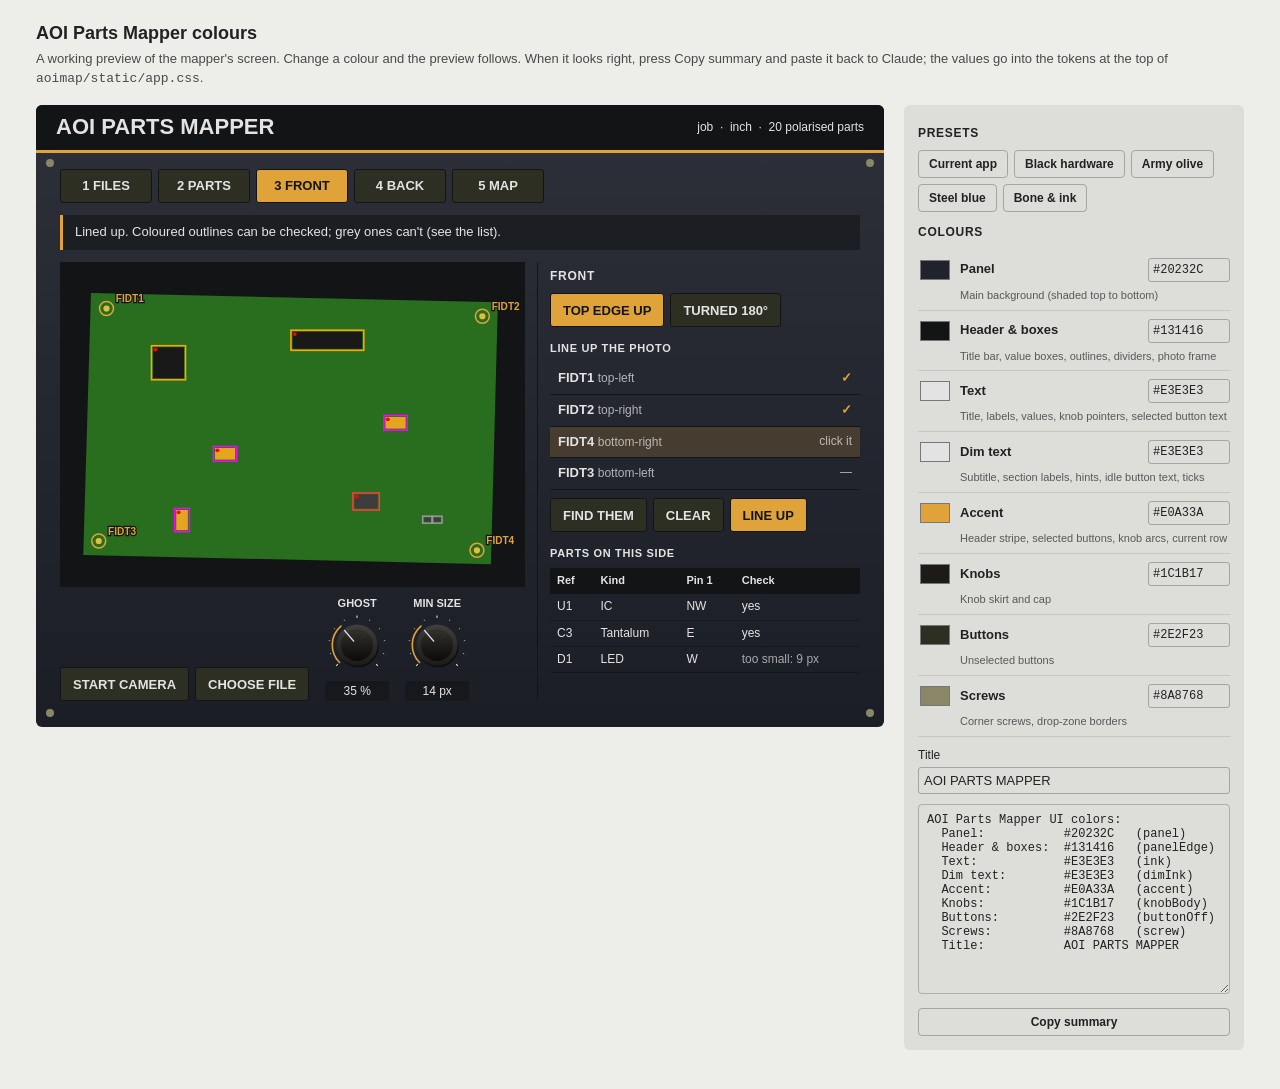
<file: aoimap/static/designer.html>
<!doctype html>
<html lang="en">
<head>
<meta charset="utf-8">
<meta name="viewport" content="width=device-width, initial-scale=1">
<title>AOI Mapper Colours</title>
<style>
  :root {
    --panel: #20232C; --panelEdge: #131416; --ink: #E3E3E3; --dimInk: #E3E3E3;
    --accent: #E0A33A; --knobBody: #1C1B17; --buttonOff: #2E2F23; --screw: #8A8768;
    --font: -apple-system, "SF Pro Text", "Helvetica Neue", Arial, sans-serif;
    --page: #0E0F11; --pageInk: #D8D8D8;
  }
  @media (prefers-color-scheme: light) { :root:not([data-theme="dark"]) { --page: #EDEDEA; --pageInk: #222; } }
  :root[data-theme="light"] { --page: #EDEDEA; --pageInk: #222; }
  * { box-sizing: border-box; }
  body { margin: 0; background: var(--page); color: var(--pageInk); font: 14px/1.45 var(--font); }
  .wrap { max-width: 1240px; margin: 0 auto; padding: 20px 16px 40px; }
  h1.page { font-size: 18px; margin: 0 0 4px; }
  p.lead { margin: 0 0 16px; opacity: .8; font-size: 13px; }
  .layout { display: grid; grid-template-columns: minmax(0, 1fr) 340px; gap: 20px; align-items: start; }
  @media (max-width: 960px) { .layout { grid-template-columns: 1fr; } }

  /* --- the replica of the app (same tokens and proportions) --- */
  .app { position: relative; border-radius: 6px; overflow: hidden; color: var(--ink);
    background: linear-gradient(color-mix(in srgb, var(--panel) 94%, white), color-mix(in srgb, var(--panel) 85%, black)); }
  .app header { height: 48px; background: var(--panelEdge); border-bottom: 3px solid var(--accent); display: flex; align-items: center;
    justify-content: space-between; padding: 0 20px; }
  .app h1 { margin: 0; font-size: 22px; font-weight: 700; }
  .app .sub { font-size: 12px; color: var(--dimInk); white-space: pre; }
  .screw { position: absolute; width: 8px; height: 8px; border-radius: 50%; background: var(--screw); }
  .s1 { left: 10px; top: 54px; } .s2 { right: 10px; top: 54px; } .s3 { left: 10px; bottom: 10px; } .s4 { right: 10px; bottom: 10px; }
  .app button { font: 700 13px var(--font); color: var(--dimInk); background: var(--buttonOff); border: 1px solid var(--panelEdge);
    border-radius: 3px; height: 34px; padding: 0 12px; cursor: pointer; }
  .app button:hover { background: color-mix(in srgb, var(--buttonOff) 75%, white); }
  .app button:active { border-color: var(--ink); }
  .app button.on { background: var(--accent); color: var(--panelEdge); }
  .tabs { display: flex; gap: 6px; padding: 16px 24px 0; flex-wrap: wrap; }
  .tabs button { min-width: 92px; }
  .msg { margin: 12px 24px 0; padding: 8px 12px; background: color-mix(in srgb, var(--panelEdge) 60%, transparent); border-left: 3px solid var(--accent); font-size: 13px; }
  .body { display: flex; padding: 12px 24px 26px; gap: 0; }
  .view { flex: 3; padding-right: 12px; }
  .side { flex: 2; padding-left: 12px; border-left: 1px solid var(--panelEdge); min-width: 0; }
  .viewer { background: var(--panelEdge); border-radius: 4px; }
  .viewer svg { display: block; width: 100%; height: auto; }
  h2 { font-size: 12px; font-weight: 700; letter-spacing: .06em; margin: 6px 0 8px; }
  h3 { font-size: 11px; font-weight: 700; color: var(--dimInk); letter-spacing: .06em; margin: 14px 0 6px; }
  .row { display: flex; gap: 6px; flex-wrap: wrap; align-items: center; margin: 8px 0; }
  .list div { display: flex; justify-content: space-between; padding: 6px 8px; border-bottom: 1px solid var(--panelEdge); font-size: 13px; cursor: pointer; }
  .list div.cur { background: color-mix(in srgb, var(--accent) 18%, transparent); }
  .list .ok { color: var(--accent); font-weight: 700; }
  .list .dim, .dimt { color: var(--dimInk); opacity: .75; font-size: 12px; }
  table { width: 100%; border-collapse: collapse; font-size: 12px; margin-top: 6px; }
  th { background: var(--panelEdge); text-align: left; padding: 5px 7px; font-size: 11px; }
  td { padding: 4px 7px; border-bottom: 1px solid color-mix(in srgb, var(--panelEdge) 70%, transparent); }
  td.no { color: var(--dimInk); opacity: .7; }
  .knobs { display: flex; gap: 16px; align-items: flex-end; margin-top: 10px; }
  .knob { display: flex; flex-direction: column; align-items: center; gap: 4px; }
  .knob .kl { font: 700 11px var(--font); }
  .knob svg { width: 64px; height: 64px; cursor: ns-resize; touch-action: none; }
  .knob .kv { width: 64px; height: 20px; line-height: 20px; text-align: center; font-size: 12px; background: color-mix(in srgb, var(--panelEdge) 60%, transparent); border-radius: 2px; }

  /* --- the controls --- */
  .controls { background: color-mix(in srgb, var(--page) 92%, var(--pageInk)); border-radius: 6px; padding: 14px; }
  .controls h2 { color: var(--pageInk); }
  .tok { display: grid; grid-template-columns: 34px 1fr 82px; gap: 4px 8px; align-items: center; padding: 6px 0;
    border-bottom: 1px solid color-mix(in srgb, var(--pageInk) 12%, transparent); }
  .tok input[type=color] { width: 34px; height: 28px; border: 0; padding: 0; background: none; cursor: pointer; }
  .tok b { font-size: 13px; } .tok small { grid-column: 2 / 4; font-size: 11px; opacity: .7; }
  .tok input[type=text] { width: 82px; font: 12px ui-monospace, Menlo, monospace; padding: 4px; border: 1px solid color-mix(in srgb, var(--pageInk) 30%, transparent);
    border-radius: 3px; background: transparent; color: var(--pageInk); }
  .tok input.bad { border-color: #d33; }
  .presets { display: flex; flex-wrap: wrap; gap: 6px; margin: 6px 0 12px; }
  .presets button, .copy { font: 600 12px var(--font); padding: 6px 10px; border-radius: 4px; cursor: pointer;
    border: 1px solid color-mix(in srgb, var(--pageInk) 30%, transparent); background: transparent; color: var(--pageInk); }
  .copy { margin-top: 8px; width: 100%; }
  textarea { width: 100%; height: 190px; font: 12px ui-monospace, Menlo, monospace; margin-top: 10px; padding: 8px; resize: vertical;
    background: transparent; color: var(--pageInk); border: 1px solid color-mix(in srgb, var(--pageInk) 25%, transparent); border-radius: 4px; }
  label.t { display: block; font-size: 12px; margin-top: 10px; } label.t input { width: 100%; padding: 5px; margin-top: 3px; font: 13px var(--font);
    background: transparent; color: var(--pageInk); border: 1px solid color-mix(in srgb, var(--pageInk) 30%, transparent); border-radius: 3px; }
</style>
</head>
<body>
<div class="wrap">
  <h1 class="page">AOI Parts Mapper colours</h1>
  <p class="lead">A working preview of the mapper's screen. Change a colour and the preview follows. When it looks right,
    press Copy summary and paste it back to Claude; the values go into the tokens at the top of <code>aoimap/static/app.css</code>.</p>
  <div class="layout">
    <div class="app" id="app">
      <header><h1 id="title">AOI PARTS MAPPER</h1><div class="sub">job  ·  inch  ·  20 polarised parts</div></header>
      <i class="screw s1"></i><i class="screw s2"></i><i class="screw s3"></i><i class="screw s4"></i>
      <nav class="tabs" id="tabs"><button>1  FILES</button><button>2  PARTS</button><button class="on">3  FRONT</button><button>4  BACK</button><button>5  MAP</button></nav>
      <div class="msg">Lined up. Coloured outlines can be checked; grey ones can't (see the list).</div>
      <div class="body">
        <div class="view">
          <div class="viewer"><svg viewBox="0 0 600 420" id="board"></svg></div>
          <div class="knobs">
            <div class="row" style="margin:0"><button>START CAMERA</button><button>CHOOSE FILE</button></div>
            <div class="knob" data-v="35" data-max="100" data-u="%"><span class="kl">GHOST</span><svg viewBox="-50 -50 100 100"></svg><span class="kv"></span></div>
            <div class="knob" data-v="14" data-max="40" data-u="px"><span class="kl">MIN SIZE</span><svg viewBox="-50 -50 100 100"></svg><span class="kv"></span></div>
          </div>
        </div>
        <div class="side">
          <h2>FRONT</h2>
          <div class="row seg"><button class="on">TOP EDGE UP</button><button>TURNED 180°</button></div>
          <h3>LINE UP THE PHOTO</h3>
          <div class="list" id="prompts">
            <div><span><b>FIDT1</b> <span class="dim">top-left</span></span><span class="ok">✓</span></div>
            <div><span><b>FIDT2</b> <span class="dim">top-right</span></span><span class="ok">✓</span></div>
            <div class="cur"><span><b>FIDT4</b> <span class="dim">bottom-right</span></span><span class="dim">click it</span></div>
            <div><span><b>FIDT3</b> <span class="dim">bottom-left</span></span><span class="dim">—</span></div>
          </div>
          <div class="row"><button>FIND THEM</button><button>CLEAR</button><button class="on">LINE UP</button></div>
          <h3>PARTS ON THIS SIDE</h3>
          <table><tr><th>Ref</th><th>Kind</th><th>Pin 1</th><th>Check</th></tr>
            <tr><td>U1</td><td>IC</td><td>NW</td><td>yes</td></tr><tr><td>C3</td><td>Tantalum</td><td>E</td><td>yes</td></tr>
            <tr><td>D1</td><td>LED</td><td>W</td><td class="no">too small: 9 px</td></tr></table>
        </div>
      </div>
    </div>

    <div class="controls">
      <h2>PRESETS</h2>
      <div class="presets" id="presets"></div>
      <h2>COLOURS</h2>
      <div id="tokens"></div>
      <label class="t">Title <input id="title-in" value="AOI PARTS MAPPER"></label>
      <textarea id="summary" readonly></textarea>
      <button class="copy" id="copy">Copy summary</button>
    </div>
  </div>
</div>
<script>
"use strict";
const TOKENS = [
  ["panel", "Panel", "Main background (shaded top to bottom)"],
  ["panelEdge", "Header & boxes", "Title bar, value boxes, outlines, dividers, photo frame"],
  ["ink", "Text", "Title, labels, values, knob pointers, selected button text"],
  ["dimInk", "Dim text", "Subtitle, section labels, hints, idle button text, ticks"],
  ["accent", "Accent", "Header stripe, selected buttons, knob arcs, current row"],
  ["knobBody", "Knobs", "Knob skirt and cap"],
  ["buttonOff", "Buttons", "Unselected buttons"],
  ["screw", "Screws", "Corner screws, drop-zone borders"],
];
const PRESETS = {
  "Current app": { panel: "#20232C", panelEdge: "#131416", ink: "#E3E3E3", dimInk: "#E3E3E3", accent: "#E0A33A", knobBody: "#1C1B17", buttonOff: "#2E2F23", screw: "#8A8768" },
  "Black hardware": { panel: "#1B1B1C", panelEdge: "#0B0B0C", ink: "#F2F2EE", dimInk: "#8E8E8A", accent: "#E8492E", knobBody: "#0A0A0A", buttonOff: "#151516", screw: "#7A7C80" },
  "Army olive": { panel: "#4A4C37", panelEdge: "#23241A", ink: "#EEE8CF", dimInk: "#A9A483", accent: "#E0A33A", knobBody: "#1A1A15", buttonOff: "#2E2F23", screw: "#8A8768" },
  "Steel blue": { panel: "#38424C", panelEdge: "#161B21", ink: "#E6ECF1", dimInk: "#8C9AA6", accent: "#F07B2C", knobBody: "#12161A", buttonOff: "#202830", screw: "#76838F" },
  "Bone & ink": { panel: "#5B5750", panelEdge: "#1E1C19", ink: "#F4EEDF", dimInk: "#B4AC98", accent: "#C8352A", knobBody: "#191816", buttonOff: "#3A3732", screw: "#9A9282" },
};
const KEY = "aoimap-colours";
let cur = { ...PRESETS["Current app"] }, title = "AOI PARTS MAPPER";
try { const s = JSON.parse(localStorage.getItem(KEY) || "null"); if (s) { cur = { ...cur, ...s.colours }; title = s.title || title; } } catch (e) { }
const app = document.getElementById("app");
const save = () => { try { localStorage.setItem(KEY, JSON.stringify({ colours: cur, title })); } catch (e) { } };

function apply() {
  for (const [k] of TOKENS) app.style.setProperty("--" + k, cur[k]);
  document.getElementById("title").textContent = title;
  drawKnobs(); drawBoard(); summary(); save();
}
function summary() {
  const pad = s => (s + ":").padEnd(17);
  document.getElementById("summary").value = "AOI Parts Mapper UI colors:\n" +
    TOKENS.map(([k, name]) => `  ${pad(name)}${cur[k].toUpperCase()}   (${k})`).join("\n") + `\n  ${pad("Title")}${title}`;
}
function rows() {
  document.getElementById("tokens").innerHTML = TOKENS.map(([k, name, what]) => `<div class="tok">
    <input type="color" data-k="${k}" value="${cur[k]}"><b>${name}</b><input type="text" data-hex="${k}" value="${cur[k].toUpperCase()}"><small>${what}</small></div>`).join("");
}
document.getElementById("tokens").addEventListener("input", e => {
  const k = e.target.dataset.k || e.target.dataset.hex;
  if (!k) return;
  let v = e.target.value.trim();
  if (e.target.dataset.hex) {
    if (!/^#?[0-9a-f]{6}$/i.test(v)) { e.target.classList.add("bad"); return; }
    e.target.classList.remove("bad");
    v = v.startsWith("#") ? v : "#" + v;
    document.querySelector(`[data-k="${k}"]`).value = v.toLowerCase();
  } else document.querySelector(`[data-hex="${k}"]`).value = v.toUpperCase();
  cur[k] = v; apply();
});
document.getElementById("presets").innerHTML = Object.keys(PRESETS).map(n => `<button data-p="${n}">${n}</button>`).join("");
document.getElementById("presets").addEventListener("click", e => { const p = e.target.dataset.p; if (p) { cur = { ...PRESETS[p] }; rows(); apply(); } });
document.getElementById("title-in").value = title;
document.getElementById("title-in").addEventListener("input", e => { title = e.target.value || "AOI PARTS MAPPER"; apply(); });
document.getElementById("copy").addEventListener("click", async () => {
  const t = document.getElementById("summary");
  try { await navigator.clipboard.writeText(t.value); } catch (e) { t.select(); document.execCommand("copy"); }
  const b = document.getElementById("copy"); b.textContent = "Copied"; setTimeout(() => b.textContent = "Copy summary", 1200);
});
// clickable replica bits
document.getElementById("tabs").addEventListener("click", e => { if (e.target.tagName !== "BUTTON") return; document.querySelectorAll("#tabs button").forEach(b => b.classList.toggle("on", b === e.target)); });
document.querySelectorAll(".seg").forEach(s => s.addEventListener("click", e => { if (e.target.tagName === "BUTTON") s.querySelectorAll("button").forEach(b => b.classList.toggle("on", b === e.target)); }));
document.getElementById("prompts").addEventListener("click", e => { const d = e.target.closest("div"); if (d) document.querySelectorAll("#prompts > div").forEach(x => x.classList.toggle("cur", x === d)); });

function drawKnobs() {
  document.querySelectorAll(".knob").forEach(el => {
    const v = +el.dataset.v, max = +el.dataset.max, pos = v / max, a0 = Math.PI * 1.25, a1 = Math.PI * 2.75, a = a0 + pos * (a1 - a0), r = 46;
    const P = (rr, aa) => [rr * Math.sin(aa), -rr * Math.cos(aa)];
    let s = "";
    for (let i = 0; i <= 10; i++) { const t = a0 + i / 10 * (a1 - a0), [x1, y1] = P(r * .92, t), [x2, y2] = P(r * (i % 5 ? .97 : 1), t);
      s += `<line x1="${x1}" y1="${y1}" x2="${x2}" y2="${y2}" stroke="${cur.dimInk}" stroke-width="${i % 5 ? 1 : 1.6}"/>`; }
    const [ax, ay] = P(r * .84, a0), [bx, by] = P(r * .84, a);
    s += `<path d="M${ax} ${ay} A${r * .84} ${r * .84} 0 ${a - a0 > Math.PI ? 1 : 0} 1 ${bx} ${by}" fill="none" stroke="${cur.accent}" stroke-width="2.5" stroke-linecap="round"/>`;
    const kr = r * .7, cap = kr * .78, id = "g" + Math.random().toString(36).slice(2);
    s += `<defs><linearGradient id="${id}a" x1="0" y1="0" x2="0" y2="1"><stop offset="0" stop-color="color-mix(in srgb, ${cur.knobBody} 84%, white)"/><stop offset="1" stop-color="${cur.knobBody}"/></linearGradient>
      <linearGradient id="${id}b" x1="0" y1="0" x2="0" y2="1"><stop offset="0" stop-color="color-mix(in srgb, ${cur.knobBody} 90%, white)"/><stop offset="1" stop-color="color-mix(in srgb, ${cur.knobBody} 40%, black)"/></linearGradient></defs>
      <circle cx="1.5" cy="3" r="${kr}" fill="black" opacity=".5"/><circle r="${kr}" fill="url(#${id}a)"/><circle r="${cap}" fill="url(#${id}b)"/>`;
    const [p1x, p1y] = P(kr * .25, a), [p2x, p2y] = P(kr * .92, a);
    s += `<line x1="${p1x}" y1="${p1y}" x2="${p2x}" y2="${p2y}" stroke="${cur.ink}" stroke-width="2.2" stroke-linecap="round"/>`;
    el.querySelector("svg").innerHTML = s;
    el.querySelector(".kv").textContent = `${v} ${el.dataset.u}`;
  });
}
document.querySelectorAll(".knob svg").forEach(svg => {
  let d = null; const el = svg.parentElement;
  svg.addEventListener("pointerdown", e => { d = { y: e.clientY, v: +el.dataset.v }; svg.setPointerCapture(e.pointerId); });
  svg.addEventListener("pointermove", e => { if (!d) return; el.dataset.v = Math.max(0, Math.min(+el.dataset.max, Math.round(d.v + (d.y - e.clientY) * +el.dataset.max / 150))); drawKnobs(); });
  svg.addEventListener("pointerup", () => d = null);
});
function drawBoard() {
  // the photo area: a board with part outlines in the map's fixed kind colours (not tokens)
  const k = { ic: "#FFA500", tantalum: "#FF00FF", led: "#50E650", diode: "#FF3C3C" };
  let s = `<rect width="600" height="420" fill="${cur.panelEdge}"/><polygon points="40,40 565,52 556,390 30,378" fill="#286E1E"/>`;
  const parts = [[120, 110, 40, 40, "ic"], [300, 90, 90, 22, "ic"], [200, 240, 26, 15, "tantalum"], [420, 200, 26, 15, "tantalum"], [150, 320, 15, 26, "tantalum"],
                 [380, 300, 30, 18, "diode"], [470, 330, 9, 5, "led"], [482, 330, 9, 5, "led"]];
  for (const [x, y, w, h, kind] of parts) {
    const small = kind === "led";
    s += `<rect x="${x}" y="${y}" width="${w}" height="${h}" fill="${kind === "ic" ? "#191919" : kind === "tantalum" ? "#E6A51E" : "#3C3C3C"}"/>
      <rect x="${x - 2}" y="${y - 2}" width="${w + 4}" height="${h + 4}" fill="none" stroke="${small ? "#969696" : k[kind]}" stroke-width="2"/>`;
    if (!small) s += `<circle cx="${x + 3}" cy="${y + 3}" r="2.5" fill="#FF0000"/>`;
  }
  for (const [x, y, n] of [[60, 60, "FIDT1"], [545, 70, "FIDT2"], [538, 372, "FIDT4"], [50, 360, "FIDT3"]]) {
    s += `<circle cx="${x}" cy="${y}" r="4" fill="#E1BE3C"/><circle cx="${x}" cy="${y}" r="9" fill="none" stroke="${cur.accent}" stroke-width="2"/>
      <text x="${x + 12}" y="${y - 8}" fill="${cur.accent}" font-size="13" font-weight="700" font-family="sans-serif" stroke="${cur.panelEdge}" stroke-width="3" paint-order="stroke">${n}</text>`;
  }
  document.getElementById("board").innerHTML = s;
}
rows(); apply();
</script>
</body>
</html>
</file>
